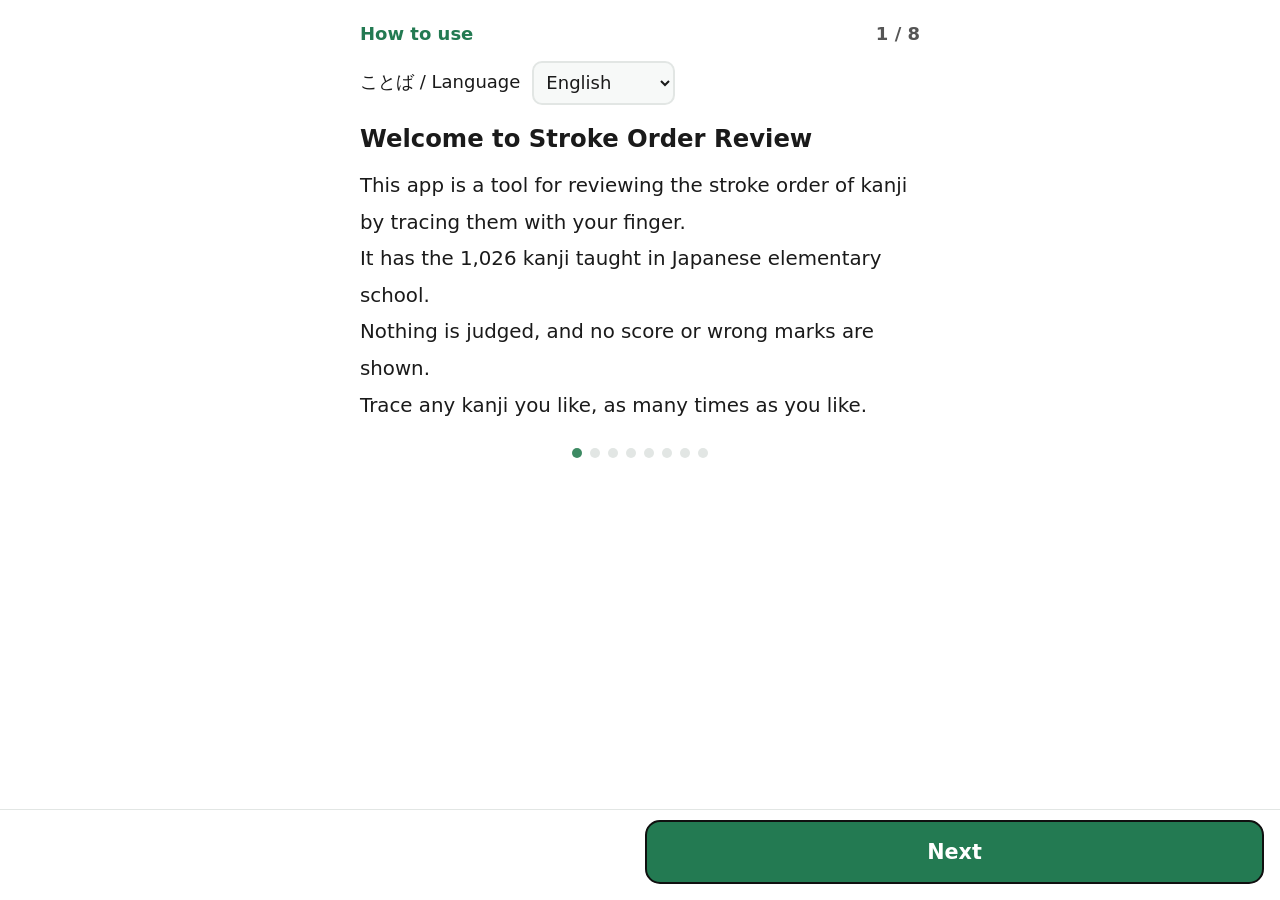
<file: index.html>
<!DOCTYPE html>
<html lang="ja">
<head>
<meta charset="UTF-8">
<meta name="viewport" content="width=device-width, initial-scale=1, viewport-fit=cover">
<meta name="theme-color" content="#2e9e6b">
<title>書き順のおさらい・そよぎ</title>
<meta name="description" content="漢字の書き順のなぞりと読み上げを、点数も失敗音も出さずに。今日の分だけ。端末内のみ・オフライン・登録なし。">
<link rel="manifest" href="manifest.json">
<link rel="icon" href="icons/icon-192.png">
<link rel="apple-touch-icon" href="icons/icon-192.png">
<link rel="stylesheet" href="style.css">
</head>
<body class="fs0">
<header id="hd">
  <div id="hd-title">書き順のおさらい・そよぎ</div>
  <div id="hd-right">
    <div id="lang-wrap">
      <span class="lang-label">Language</span>
      <select id="set-lang" aria-label="Language 言語">
        <option value="ja">日本語</option>
        <option value="en">English</option>
        <option value="de">Deutsch</option>
        <option value="fr">Français</option>
        <option value="es">Español</option>
        <option value="it">Italiano</option>
        <option value="pt">Português</option>
        <option value="nl">Nederlands</option>
        <option value="sv">Svenska</option>
        <option value="ko">한국어</option>
        <option value="zh">简体中文</option>
        <option value="ar">العربية</option>
      </select>
    </div>
  </div>
</header>

<main id="main">

  <!-- ホーム(screens/home.js が描く) -->
  <section id="scr-home" class="screen" data-scr="home"></section>

  <!-- なぞる字を えらぶ / なぞる(1字) / きょう やった字 -->
  <section id="scr-list" class="screen hidden" data-scr="list"></section>
  <section id="scr-trace" class="screen hidden" data-scr="trace"></section>
  <section id="scr-today" class="screen hidden" data-scr="today"></section>

  <!-- BUILDER: 画面を足すときは
       <section id="scr-<id>" class="screen hidden" data-scr="<id>"></section>
       を追加し、screens/<id>.js で window.SCREENS.register('<id>', { render(container, api){...} }) する。
       ナビは下の #navbar に <button id="nav-<id>" class="nav-btn" data-scr="<id>"></button> を足す(合計6個まで)。
       i18n.js の nav.<id> にラベルを入れる(ja と en の両方)。sw.js の ASSETS にも screens/<id>.js を足す。 -->

  <!-- せってい(共通シェル。文言は app.js の I18N_MAP が入れる) -->
  <section id="scr-set" class="screen hidden" data-scr="set">
    <h2 id="set-h-normal" class="sec-h"></h2>
    <div class="set-row"><span id="lbl-fs"></span><button id="btn-fs" class="set-btn"></button></div>
    <div class="set-row"><span id="lbl-theme"></span><button id="btn-theme" class="set-btn"></button></div>
    <div class="set-row"><span id="lbl-bgm"></span><button id="btn-bgm" class="set-btn"></button></div>
    <div class="set-row"><span id="lbl-sound"></span><button id="btn-sound" class="set-btn"></button></div>

    <!-- BUILDER: アプリ固有の設定行はここに足す(id は set-app-* で) -->
    <!-- 書き順データの出典: 文言は app.js の I18N_MAP(set.srcLabel / set.srcShare)。リンクと作者名はどの言語でも同じ -->
    <div id="set-app-rows">
      <!-- なぞる画面のお手本の太さ・濃さ・よみあげの速さ(各2段階・0.5.10)。文言は app.js の I18N_MAP と applyI18n、保存は pref.extra(traceW / traceInk / speakRate) -->
      <div class="set-row"><span id="set-app-lbl-mw"></span><button id="set-app-btn-mw" class="set-btn"></button></div>
      <div class="set-row"><span id="set-app-lbl-mi"></span><button id="set-app-btn-mi" class="set-btn"></button></div>
      <div class="set-row"><span id="set-app-lbl-sr"></span><button id="set-app-btn-sr" class="set-btn"></button></div>
      <p class="hint"><span id="set-src-label"></span> <bdi><a href="https://kanjivg.tagaini.net/" target="_blank" rel="noopener">KanjiVG</a> (Ulrich Apel, <a href="https://creativecommons.org/licenses/by-sa/3.0/" target="_blank" rel="noopener">CC BY-SA 3.0</a>)</bdi></p>
      <p id="set-src-share" class="hint"></p>
      <!-- 字の選び方・年ごとの分け方と、読みの出典(文言は app.js の I18N_MAP = set.srcGrade / set.srcReading・12言語) -->
      <p id="set-src-grade" class="hint"></p>
      <p id="set-src-reading" class="hint"></p>
    </div>

    <!-- はじめての つかいかた を もう一度(app.js openGuide・GUIDE_AGAIN=false なら隠す) -->
    <div id="set-guide-row" class="set-row"><span id="lbl-guide"></span><button id="btn-guide" class="set-btn"></button></div>

    <h2 id="set-h-backup" class="sec-h"></h2>
    <p id="bk-hint" class="hint"></p>
    <div class="bk-row">
      <button id="bk-export" class="set-btn"></button>
      <button id="bk-import" class="set-btn"></button>
    </div>
    <input id="bk-file" type="file" accept="application/json,.json" class="hidden">

    <p id="set-note" class="hint"></p>
    <p class="credit"><a id="link-privacy" href="privacy.html"></a></p>
    <p class="credit"><a id="about-credit" href="https://soudansoyogi.com/" target="_blank" rel="noopener"></a></p>
    <p id="about-ver" class="credit"></p>
  </section>

</main>

<nav id="navbar">
  <button id="nav-home" class="nav-btn active" data-scr="home"></button>
  <button id="nav-list" class="nav-btn" data-scr="list"></button>
  <button id="nav-today" class="nav-btn" data-scr="today"></button>
  <button id="nav-set" class="nav-btn" data-scr="set"></button>
</nav>

<div id="toast" class="toast" role="status" aria-live="polite"></div>

<script src="audio.js"></script>
<script src="tap.js"></script>
<script src="i18n.js"></script>
<script src="photo.js"></script>
<script src="data/kanji.js"></script>
<script src="screens/router.js"></script>
<script src="screens/home.js"></script>
<script src="screens/list.js"></script>
<script src="screens/trace.js"></script>
<script src="screens/today.js"></script>
<script src="app.js"></script>
</body>
</html>
</file>
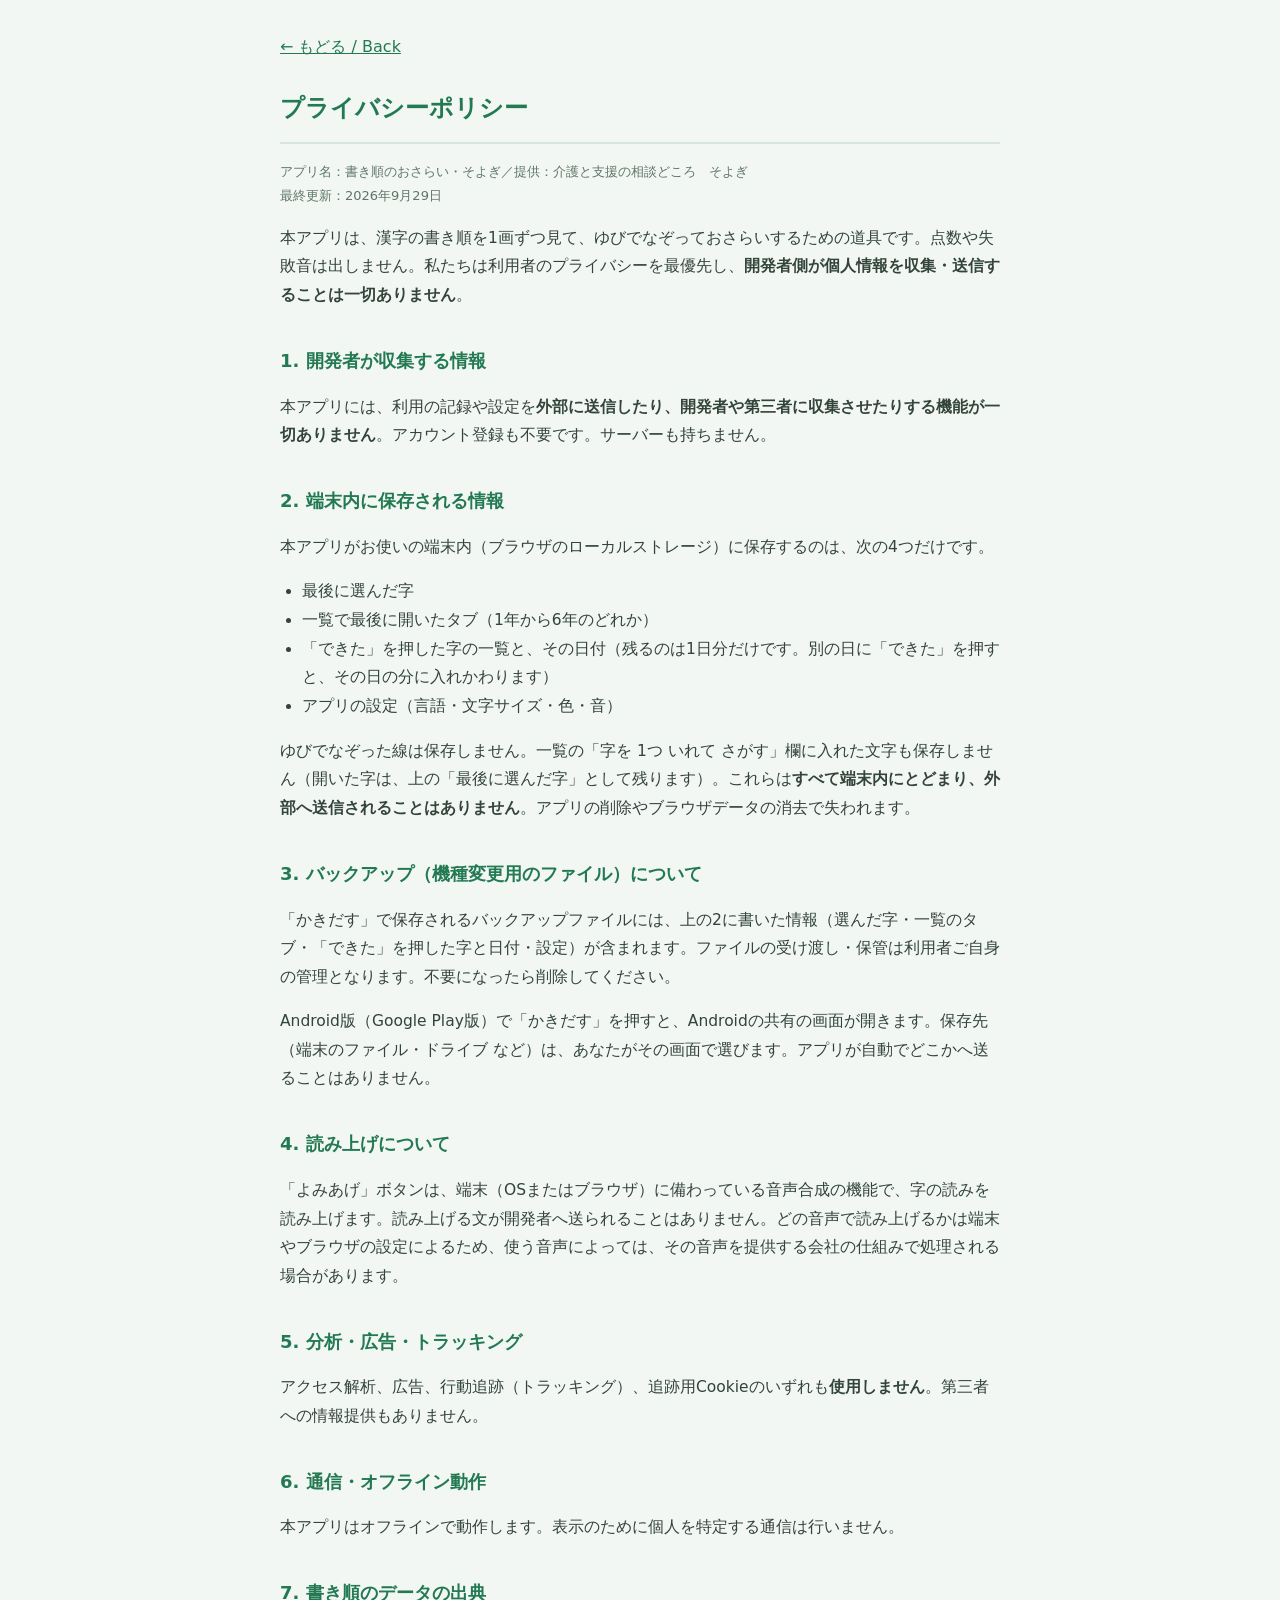
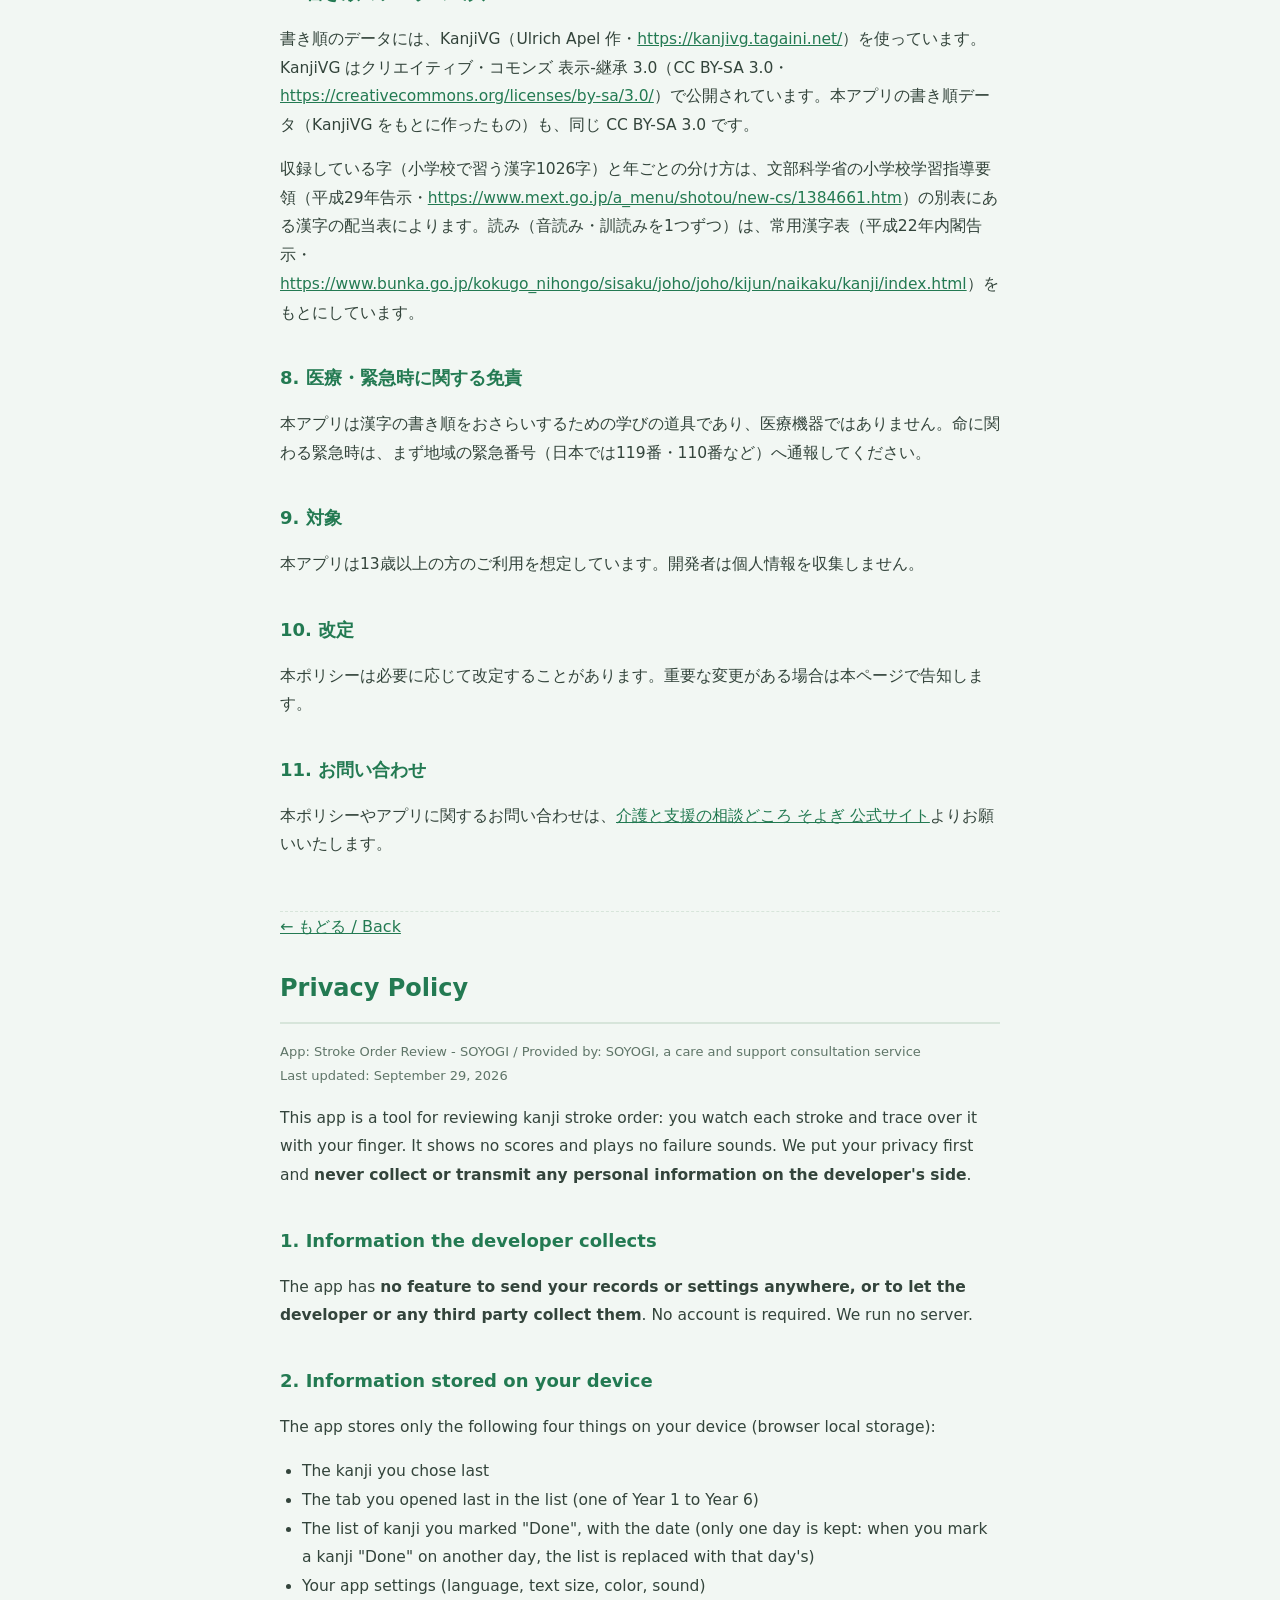
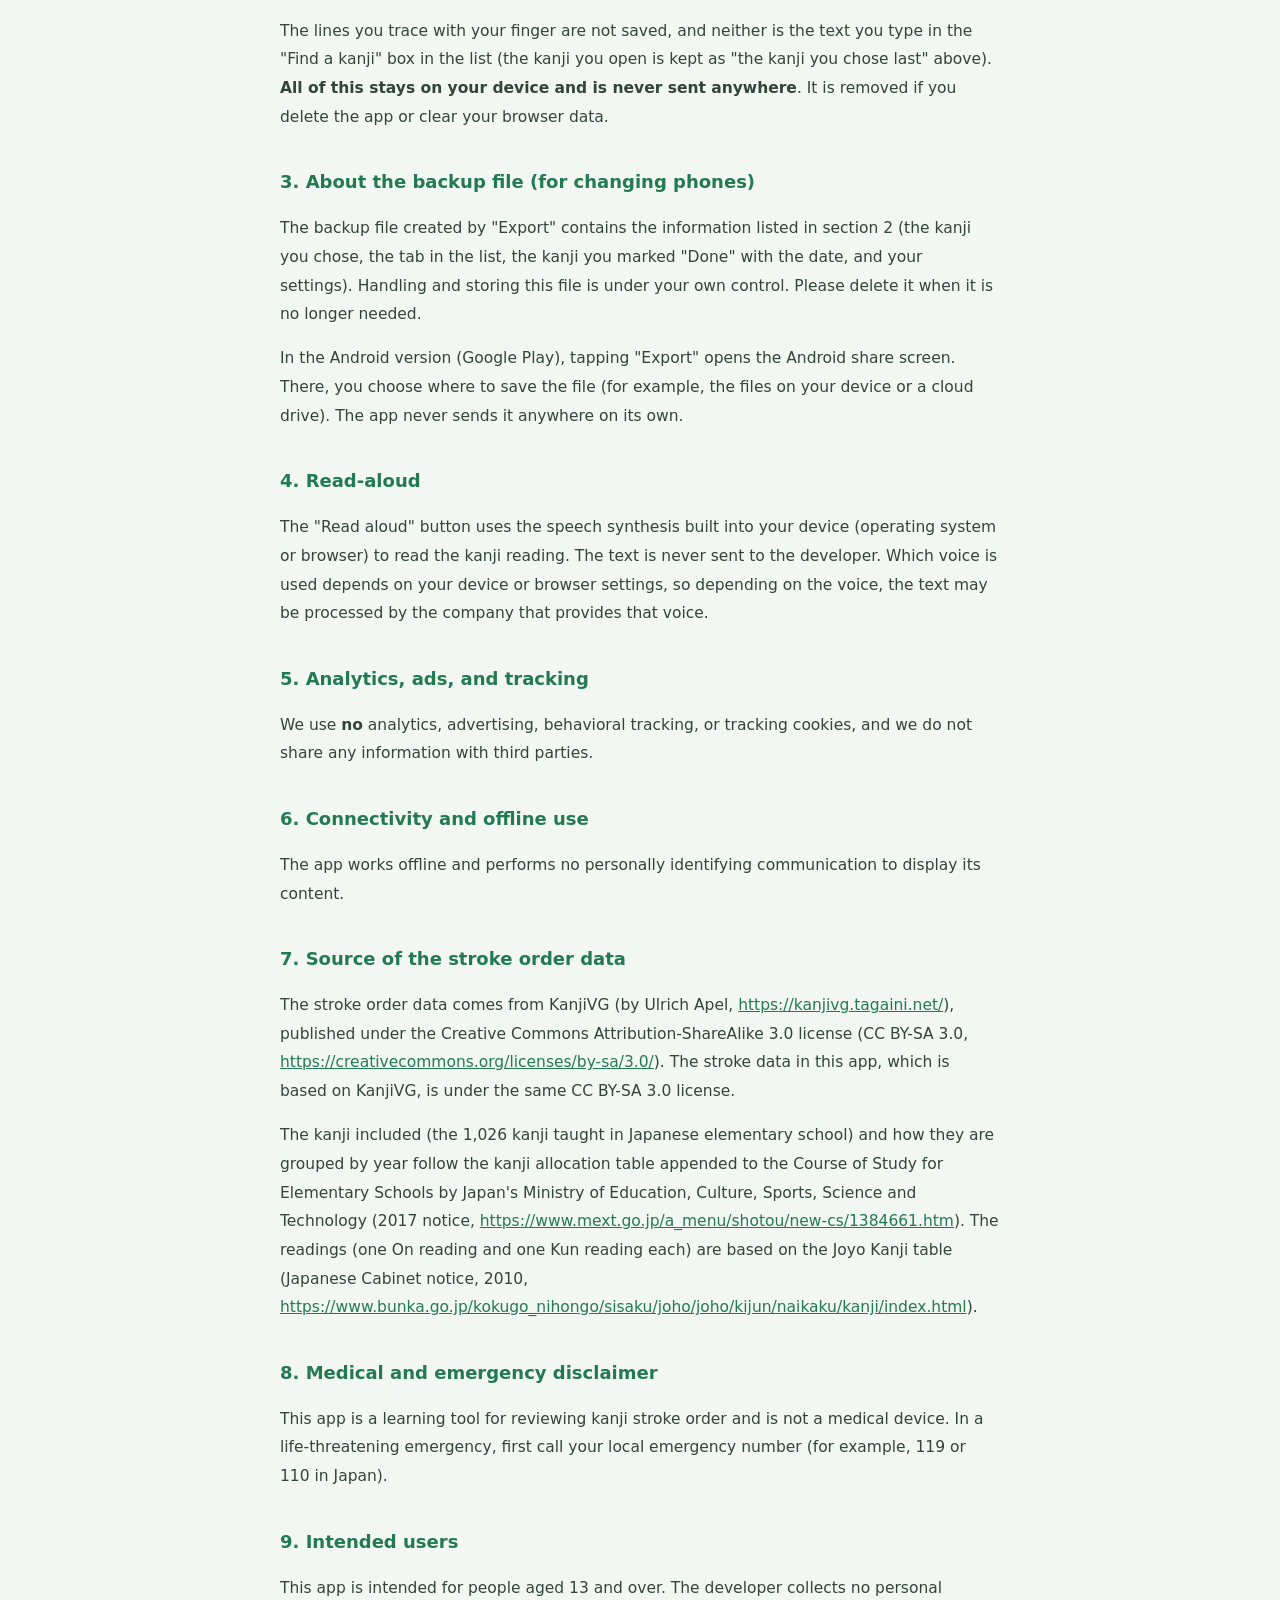
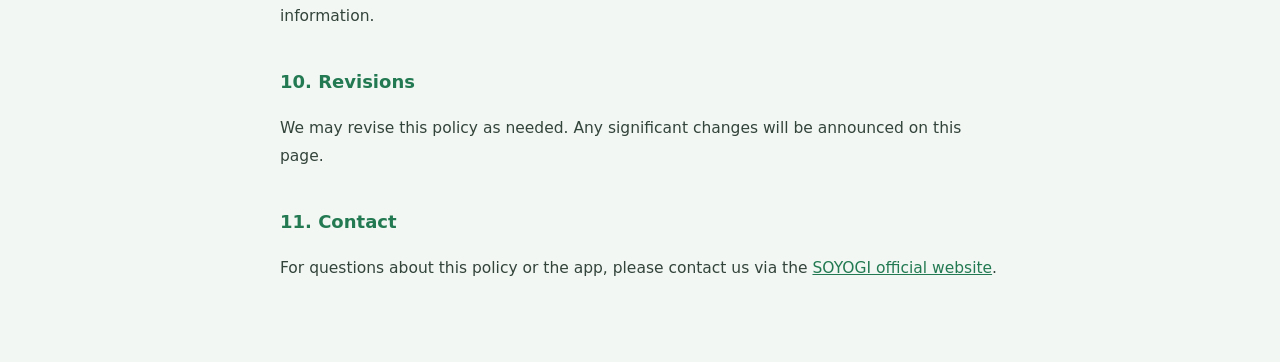
<file: privacy.html>
<!DOCTYPE html>
<html lang="ja">
<head>
<meta charset="UTF-8">
<meta name="viewport" content="width=device-width, initial-scale=1.0">
<meta name="theme-color" content="#2e9e6b">
<title>プライバシーポリシー｜書き順のおさらい・そよぎ</title>
<link rel="icon" href="icons/icon-192.png">
<style>
  :root{ --brand:#237a52; --ink:#33443b; --soft:#5f7568; --line:#d7e5da; --bg:#f2f7f3; }
  *{box-sizing:border-box;}
  body{ margin:0; background:var(--bg); color:var(--ink); font-family:"Hiragino Kaku Gothic ProN","Yu Gothic UI","Noto Sans JP","Segoe UI",system-ui,sans-serif; line-height:1.85; }
  main{ max-width:760px; margin:0 auto; padding:32px 20px 64px; }
  h1{ font-size:24px; color:var(--brand); border-bottom:2px solid var(--line); padding-bottom:12px; }
  h2{ font-size:18px; color:var(--brand); margin-top:34px; }
  p,li{ font-size:15.5px; }
  ul{ padding-left:22px; }
  .meta{ color:var(--soft); font-size:13px; }
  .back{ display:inline-block; margin-bottom:8px; color:var(--brand); }
  .lang-sep{ margin:52px 0 0; border:0; border-top:1px dashed var(--line); }
  a{ color:var(--brand); overflow-wrap:anywhere; }
</style>
</head>
<body>
<main>
  <a class="back" href="./">← もどる / Back</a>
  <h1>プライバシーポリシー</h1>
  <p class="meta">アプリ名：書き順のおさらい・そよぎ／提供：介護と支援の相談どころ　そよぎ<br>最終更新：2026年9月29日</p>

  <p>本アプリは、漢字の書き順を1画ずつ見て、ゆびでなぞっておさらいするための道具です。点数や失敗音は出しません。私たちは利用者のプライバシーを最優先し、<strong>開発者側が個人情報を収集・送信することは一切ありません</strong>。</p>

  <h2>1. 開発者が収集する情報</h2>
  <p>本アプリには、利用の記録や設定を<strong>外部に送信したり、開発者や第三者に収集させたりする機能が一切ありません</strong>。アカウント登録も不要です。サーバーも持ちません。</p>

  <h2>2. 端末内に保存される情報</h2>
  <p>本アプリがお使いの端末内（ブラウザのローカルストレージ）に保存するのは、次の4つだけです。</p>
  <ul>
    <li>最後に選んだ字</li>
    <li>一覧で最後に開いたタブ（1年から6年のどれか）</li>
    <li>「できた」を押した字の一覧と、その日付（残るのは1日分だけです。別の日に「できた」を押すと、その日の分に入れかわります）</li>
    <li>アプリの設定（言語・文字サイズ・色・音）</li>
  </ul>
  <p>ゆびでなぞった線は保存しません。一覧の「字を 1つ いれて さがす」欄に入れた文字も保存しません（開いた字は、上の「最後に選んだ字」として残ります）。これらは<strong>すべて端末内にとどまり、外部へ送信されることはありません</strong>。アプリの削除やブラウザデータの消去で失われます。</p>

  <h2>3. バックアップ（機種変更用のファイル）について</h2>
  <p>「かきだす」で保存されるバックアップファイルには、上の2に書いた情報（選んだ字・一覧のタブ・「できた」を押した字と日付・設定）が含まれます。ファイルの受け渡し・保管は利用者ご自身の管理となります。不要になったら削除してください。</p>
  <p>Android版（Google Play版）で「かきだす」を押すと、Androidの共有の画面が開きます。保存先（端末のファイル・ドライブ など）は、あなたがその画面で選びます。アプリが自動でどこかへ送ることはありません。</p>

  <h2>4. 読み上げについて</h2>
  <p>「よみあげ」ボタンは、端末（OSまたはブラウザ）に備わっている音声合成の機能で、字の読みを読み上げます。読み上げる文が開発者へ送られることはありません。どの音声で読み上げるかは端末やブラウザの設定によるため、使う音声によっては、その音声を提供する会社の仕組みで処理される場合があります。</p>

  <h2>5. 分析・広告・トラッキング</h2>
  <p>アクセス解析、広告、行動追跡（トラッキング）、追跡用Cookieのいずれも<strong>使用しません</strong>。第三者への情報提供もありません。</p>

  <h2>6. 通信・オフライン動作</h2>
  <p>本アプリはオフラインで動作します。表示のために個人を特定する通信は行いません。</p>

  <h2>7. 書き順のデータの出典</h2>
  <p>書き順のデータには、KanjiVG（Ulrich Apel 作・<a href="https://kanjivg.tagaini.net/" target="_blank" rel="noopener noreferrer">https://kanjivg.tagaini.net/</a>）を使っています。KanjiVG はクリエイティブ・コモンズ 表示-継承 3.0（CC BY-SA 3.0・<a href="https://creativecommons.org/licenses/by-sa/3.0/" target="_blank" rel="noopener noreferrer">https://creativecommons.org/licenses/by-sa/3.0/</a>）で公開されています。本アプリの書き順データ（KanjiVG をもとに作ったもの）も、同じ CC BY-SA 3.0 です。</p>
  <p>収録している字（小学校で習う漢字1026字）と年ごとの分け方は、文部科学省の小学校学習指導要領（平成29年告示・<a href="https://www.mext.go.jp/a_menu/shotou/new-cs/1384661.htm" target="_blank" rel="noopener noreferrer">https://www.mext.go.jp/a_menu/shotou/new-cs/1384661.htm</a>）の別表にある漢字の配当表によります。読み（音読み・訓読みを1つずつ）は、常用漢字表（平成22年内閣告示・<a href="https://www.bunka.go.jp/kokugo_nihongo/sisaku/joho/joho/kijun/naikaku/kanji/index.html" target="_blank" rel="noopener noreferrer">https://www.bunka.go.jp/kokugo_nihongo/sisaku/joho/joho/kijun/naikaku/kanji/index.html</a>）をもとにしています。</p>

  <h2>8. 医療・緊急時に関する免責</h2>
  <p>本アプリは漢字の書き順をおさらいするための学びの道具であり、医療機器ではありません。命に関わる緊急時は、まず地域の緊急番号（日本では119番・110番など）へ通報してください。</p>

  <h2>9. 対象</h2>
  <p>本アプリは13歳以上の方のご利用を想定しています。開発者は個人情報を収集しません。</p>

  <h2>10. 改定</h2>
  <p>本ポリシーは必要に応じて改定することがあります。重要な変更がある場合は本ページで告知します。</p>

  <h2>11. お問い合わせ</h2>
  <p>本ポリシーやアプリに関するお問い合わせは、<a href="https://soudansoyogi.com/" target="_blank" rel="noopener noreferrer">介護と支援の相談どころ そよぎ 公式サイト</a>よりお願いいたします。</p>

  <hr class="lang-sep">

  <a class="back" href="./">← もどる / Back</a>
  <h1>Privacy Policy</h1>
  <p class="meta">App: Stroke Order Review - SOYOGI / Provided by: SOYOGI, a care and support consultation service<br>Last updated: September 29, 2026</p>

  <p>This app is a tool for reviewing kanji stroke order: you watch each stroke and trace over it with your finger. It shows no scores and plays no failure sounds. We put your privacy first and <strong>never collect or transmit any personal information on the developer's side</strong>.</p>

  <h2>1. Information the developer collects</h2>
  <p>The app has <strong>no feature to send your records or settings anywhere, or to let the developer or any third party collect them</strong>. No account is required. We run no server.</p>

  <h2>2. Information stored on your device</h2>
  <p>The app stores only the following four things on your device (browser local storage):</p>
  <ul>
    <li>The kanji you chose last</li>
    <li>The tab you opened last in the list (one of Year 1 to Year 6)</li>
    <li>The list of kanji you marked "Done", with the date (only one day is kept: when you mark a kanji "Done" on another day, the list is replaced with that day's)</li>
    <li>Your app settings (language, text size, color, sound)</li>
  </ul>
  <p>The lines you trace with your finger are not saved, and neither is the text you type in the "Find a kanji" box in the list (the kanji you open is kept as "the kanji you chose last" above). <strong>All of this stays on your device and is never sent anywhere</strong>. It is removed if you delete the app or clear your browser data.</p>

  <h2>3. About the backup file (for changing phones)</h2>
  <p>The backup file created by "Export" contains the information listed in section 2 (the kanji you chose, the tab in the list, the kanji you marked "Done" with the date, and your settings). Handling and storing this file is under your own control. Please delete it when it is no longer needed.</p>
  <p>In the Android version (Google Play), tapping "Export" opens the Android share screen. There, you choose where to save the file (for example, the files on your device or a cloud drive). The app never sends it anywhere on its own.</p>

  <h2>4. Read-aloud</h2>
  <p>The "Read aloud" button uses the speech synthesis built into your device (operating system or browser) to read the kanji reading. The text is never sent to the developer. Which voice is used depends on your device or browser settings, so depending on the voice, the text may be processed by the company that provides that voice.</p>

  <h2>5. Analytics, ads, and tracking</h2>
  <p>We use <strong>no</strong> analytics, advertising, behavioral tracking, or tracking cookies, and we do not share any information with third parties.</p>

  <h2>6. Connectivity and offline use</h2>
  <p>The app works offline and performs no personally identifying communication to display its content.</p>

  <h2>7. Source of the stroke order data</h2>
  <p>The stroke order data comes from KanjiVG (by Ulrich Apel, <a href="https://kanjivg.tagaini.net/" target="_blank" rel="noopener noreferrer">https://kanjivg.tagaini.net/</a>), published under the Creative Commons Attribution-ShareAlike 3.0 license (CC BY-SA 3.0, <a href="https://creativecommons.org/licenses/by-sa/3.0/" target="_blank" rel="noopener noreferrer">https://creativecommons.org/licenses/by-sa/3.0/</a>). The stroke data in this app, which is based on KanjiVG, is under the same CC BY-SA 3.0 license.</p>
  <p>The kanji included (the 1,026 kanji taught in Japanese elementary school) and how they are grouped by year follow the kanji allocation table appended to the Course of Study for Elementary Schools by Japan's Ministry of Education, Culture, Sports, Science and Technology (2017 notice, <a href="https://www.mext.go.jp/a_menu/shotou/new-cs/1384661.htm" target="_blank" rel="noopener noreferrer">https://www.mext.go.jp/a_menu/shotou/new-cs/1384661.htm</a>). The readings (one On reading and one Kun reading each) are based on the Joyo Kanji table (Japanese Cabinet notice, 2010, <a href="https://www.bunka.go.jp/kokugo_nihongo/sisaku/joho/joho/kijun/naikaku/kanji/index.html" target="_blank" rel="noopener noreferrer">https://www.bunka.go.jp/kokugo_nihongo/sisaku/joho/joho/kijun/naikaku/kanji/index.html</a>).</p>

  <h2>8. Medical and emergency disclaimer</h2>
  <p>This app is a learning tool for reviewing kanji stroke order and is not a medical device. In a life-threatening emergency, first call your local emergency number (for example, 119 or 110 in Japan).</p>

  <h2>9. Intended users</h2>
  <p>This app is intended for people aged 13 and over. The developer collects no personal information.</p>

  <h2>10. Revisions</h2>
  <p>We may revise this policy as needed. Any significant changes will be announced on this page.</p>

  <h2>11. Contact</h2>
  <p>For questions about this policy or the app, please contact us via the <a href="https://soudansoyogi.com/" target="_blank" rel="noopener noreferrer">SOYOGI official website</a>.</p>
</main>
</body>
</html>
</file>
<file: style.css>
/* 書き順のおさらい・そよぎ スタイル(そよぎアプリ・キット v1)
   ・そよぎブランド4色(明るい緑/水色/白/黒) = 4テーマ(body data-theme)
   ・シェルは縦フレックス(ヘッダー=上固定 / #main=スクロール / ナビ=下固定)。100dvh・特大文字でも下端まで届く
   ・大人の尊厳を保つ落ち着いたトーン。機能色のみ。でか文字・大ボタン(44px以上)・.pressing の沈み込み(tap.js連動)
   ・targetSdk36(エッジtoエッジ)のため上下左右に env(safe-area-inset-*)。画面の上下端に余白を持つ */
:root{
  --brand:#2e9e6b;
  --bg:#f2f7f3;
  --ink:#1a1a1a;
  --card:#ffffff;
  --line:#d7e5da;
  --sub:#555;
  --alert:#d43f3f;
  --ok:#2e9e6b;
}
body[data-theme="aqua"]{ --brand:#2b8fb5; --bg:#eff7fa; --line:#cfe5ee; }
body[data-theme="white"]{ --brand:#3d8a63; --bg:#ffffff; --card:#f7f9f8; --line:#e2e6e4; }
body[data-theme="dark"]{
  --brand:#43c08a; --bg:#191d1b; --card:#242a27; --ink:#f2f2f2; --line:#3a423e; --sub:#b5bdb8;
}

*{ box-sizing:border-box; -webkit-tap-highlight-color:transparent; }
html,body{ margin:0; }
body{
  font-family:"Hiragino Sans","Yu Gothic UI","Noto Sans JP",system-ui,sans-serif;
  background:var(--bg); color:var(--ink);
  line-height:1.6;
  height:100vh; height:100dvh;
  display:flex; flex-direction:column;
  overflow:hidden;
  -webkit-touch-callout:none;
}
body.fs0{ font-size:18px; }
body.fs1{ font-size:21px; }
body.fs2{ font-size:25px; }

/* ======== ヘッダー(chromeは固定19px=fs2でも肥大させない) ======== */
header#hd{
  background:var(--brand); color:#fff;
  padding:calc(20px + env(safe-area-inset-top)) max(16px, env(safe-area-inset-right)) 12px max(16px, env(safe-area-inset-left));
  font-weight:700; font-size:19px;
  display:flex; align-items:center; justify-content:space-between; gap:14px;
  flex-shrink:0; overflow:hidden;
  min-height:calc(80px + env(safe-area-inset-top));
}
#hd-title{ flex:1; min-width:2.5em; overflow:hidden; text-overflow:ellipsis; white-space:nowrap; }
#hd-right{ display:flex; align-items:flex-end; gap:14px; flex-shrink:0; }
#lang-wrap{ display:flex; flex-direction:column; align-items:center; gap:3px; flex-shrink:0; }
.lang-label{ font-size:.55em; font-weight:700; color:#fff; line-height:1; letter-spacing:.02em; }
#hd #set-lang{
  min-height:44px; font-size:.95em; font-family:inherit;
  border:none; border-radius:8px; padding:2px 6px;
  background:#fff; color:#1a1a1a;
}
.hd-btn{
  min-height:44px; min-width:44px; padding:0 10px;
  border:none; border-radius:8px; background:rgba(255,255,255,.22); color:#fff;
  font-size:1em; font-family:inherit; font-weight:700;
}

/* ======== 本文(ここだけスクロール) ======== */
#main{
  flex:1 1 auto; min-height:0; overflow-y:auto;
  -webkit-overflow-scrolling:touch;
  width:100%; max-width:680px; margin:0 auto;
  padding:16px max(16px, env(safe-area-inset-right)) 24px max(16px, env(safe-area-inset-left));
}
.screen.hidden, .hidden, [hidden]{ display:none !important; }
.scr-title{ font-size:1.3em; margin:0 0 10px; }
.sec-h{ font-size:1.05em; margin:24px 0 8px; }
.hint{ color:var(--sub); font-size:.92em; }
.note{
  background:var(--card); border:1.5px solid var(--brand); border-radius:10px;
  padding:10px 12px; color:var(--ink); font-size:.95em; margin:0 0 10px;
}
.tagline{ font-weight:700; margin:4px 0 14px; }

/* ======== 共通部品 ======== */
.big-btn{
  display:flex; align-items:center; gap:16px; width:100%; font-size:1em;
  min-height:76px; padding:14px 20px; margin:0 0 14px;
  border:2px solid var(--brand); background:var(--card); color:var(--ink);
  border-radius:18px; font-family:inherit; text-align:left;
}
.big-btn .ico{ font-size:1.9em; line-height:1; flex:none; width:1.5em; text-align:center; }
.big-btn .lbl{ font-size:1.2em; font-weight:700; }
.big-btn.primary{ background:var(--brand); color:#fff; }
.big-btn.alert{ border-color:var(--alert); }
.big-btn.huge{ min-height:40vh; min-height:40dvh; justify-content:center; text-align:center; font-size:1.3em; }
.grid2{ display:grid; grid-template-columns:1fr 1fr; gap:12px; }
.grid2 .big-btn{ flex-direction:column; justify-content:center; text-align:center; margin:0; min-height:120px; }
.card{
  background:var(--card); border:2px solid var(--line); border-radius:16px;
  padding:12px 14px; margin:0 0 12px;
}
.card.tappable{ border-color:var(--brand); }
.row{ display:flex; align-items:center; gap:10px; }
.row.between{ justify-content:space-between; }
.btn{
  min-height:52px; min-width:52px; padding:0 18px;
  display:inline-flex; align-items:center; justify-content:center; gap:8px;
  border:2px solid var(--line); background:var(--card); color:var(--ink);
  border-radius:14px; font-family:inherit; font-size:1em; font-weight:700;
}
.btn.primary{ border-color:var(--brand); background:var(--brand); color:#fff; }
.btn.danger{ border-color:#cc3b30; color:#cc3b30; }
body[data-theme="dark"] .btn.danger{ border-color:#ef9a9a; color:#ef9a9a; }
.btn.wide{ width:100%; }
.btn-row{ display:flex; gap:10px; flex-wrap:wrap; margin:10px 0; }
.btn-row .btn{ flex:1; }
.field{ margin:12px 0; }
.field label{ display:block; font-weight:700; margin:0 0 4px; }
.field input[type="text"], .field input[type="number"], .field input[type="date"], .field input[type="time"], .field textarea, .field select{
  width:100%; font-size:1em; font-family:inherit;
  padding:10px; border:2px solid var(--line); border-radius:10px;
  background:var(--card); color:var(--ink);
}
.field textarea{ resize:vertical; min-height:2.6em; }
.list{ margin:0; padding:0; list-style:none; }
.list li{
  background:var(--card); border:2px solid var(--line); border-radius:12px;
  padding:10px 12px; margin:0 0 8px; min-height:52px;
  display:flex; align-items:center; gap:10px;
}
.list li .grow{ flex:1; min-width:0; overflow-wrap:anywhere; }
.chips{ display:flex; flex-wrap:wrap; gap:8px; }
.chip{
  min-height:44px; padding:6px 14px; border-radius:999px;
  border:2px solid var(--line); background:var(--card); color:var(--ink);
  font-family:inherit; font-size:.95em; font-weight:700;
}
.chip.on{ border-color:var(--brand); background:var(--brand); color:#fff; }
.empty{ color:var(--sub); text-align:center; padding:20px 8px; }
.photo-thumb{ width:64px; height:64px; object-fit:cover; border-radius:10px; background:var(--bg); flex:none; }
.photo-big{ width:100%; max-width:min(90vw,420px); aspect-ratio:1/1; object-fit:contain; border-radius:16px; background:var(--card); border:2px solid var(--line); display:block; margin:0 auto; }

/* ======== でか文字・見せる(全画面) ======== */
.ov{
  position:fixed; inset:0; z-index:300; background:var(--bg); color:var(--ink);
  overflow-y:auto; -webkit-overflow-scrolling:touch;
  padding:calc(20px + env(safe-area-inset-top)) max(16px, env(safe-area-inset-right))
          calc(96px + env(safe-area-inset-bottom)) max(16px, env(safe-area-inset-left));
}
.ov.show-white{ background:#fff; color:#1a1a1a; }
.ov.show-black{ background:#000; color:#fff; }
.ov-close{
  position:fixed; min-height:64px; z-index:301;
  bottom:calc(16px + env(safe-area-inset-bottom));
  left:max(16px, env(safe-area-inset-left)); right:max(16px, env(safe-area-inset-right));
  background:var(--brand); color:#fff; border:none; border-radius:12px;
  font-size:1.2em; font-weight:700; font-family:inherit;
}
.show-head{ font-size:1.3em; font-weight:800; border:3px solid var(--brand); border-radius:12px; padding:12px; text-align:center; }
.show-block{ margin-top:18px; }
.show-label{ font-size:.9em; color:var(--sub); font-weight:700; }
.show-value{ font-size:1.9em; font-weight:800; line-height:1.35; background:var(--card); border-radius:10px; padding:10px 12px; overflow-wrap:anywhere; }
.step-text{ font-size:2em; font-weight:800; line-height:1.4; text-align:center; margin:12vh 0 24px; overflow-wrap:anywhere; }
.call-btn{
  display:block; margin-top:10px; min-height:64px; line-height:64px;
  background:#2e9e6b; color:#fff; text-align:center;
  font-size:1.3em; font-weight:800; border-radius:12px; text-decoration:none;
}

/* ======== せってい ======== */
.set-row{
  display:flex; justify-content:space-between; align-items:center;
  min-height:56px; gap:12px; border-bottom:1px solid var(--line);
}
.set-btn{
  min-width:120px; min-height:48px; font-size:1em; font-family:inherit;
  border:2px solid var(--brand); background:var(--card); color:var(--ink);
  border-radius:10px;
}
select{ min-height:48px; font-size:1em; font-family:inherit; }
.bk-row{ display:flex; gap:12px; }
.bk-row .set-btn{ flex:1; }
input[type="file"].hidden{ display:none; }
.credit{ color:var(--sub); margin-top:20px; text-align:center; }
.credit a{ color:var(--brand); text-decoration:underline; display:inline-block; padding:8px 4px; }

/* ======== ナビ(下固定・最大6) ======== */
#navbar{
  flex-shrink:0; display:flex;
  background:var(--card); border-top:2px solid var(--line);
  padding-bottom:max(6px, env(safe-area-inset-bottom));
  padding-left:env(safe-area-inset-left); padding-right:env(safe-area-inset-right);
}
.nav-btn{
  flex:1; min-height:64px; min-width:44px; border:none; background:none;
  font-size:clamp(12px, 3.6vw, 16px); line-height:1.25; word-break:keep-all; font-weight:700; font-family:inherit; color:var(--sub);
  border-top:4px solid transparent; padding:4px 2px;
}
.nav-btn.active{ color:var(--brand); border-top-color:var(--brand); }
.nav-btn.hidden{ display:none; }

/* tap.js の押下フィードバック */
.pressing{ transform:scale(.97); filter:brightness(.92); }

/* アプリの中の確かめの窓(app.js askBox・Play版だけ・2026-09-29)。重ねた画面・写真の切りとりより上、トーストより下 */
.ov.ask-ov{
  z-index:360; background:rgba(0,0,0,.55); display:flex; align-items:center; justify-content:center;
  padding:calc(16px + env(safe-area-inset-top)) max(16px, env(safe-area-inset-right))
          calc(16px + env(safe-area-inset-bottom)) max(16px, env(safe-area-inset-left));
}
.ask-box{ background:var(--card); color:var(--ink); border:2px solid var(--line); border-radius:16px; padding:20px 16px 16px; width:min(100%, 460px); max-height:100%; overflow-y:auto; }
.ask-msg{ font-size:1.15em; font-weight:700; line-height:1.55; margin:0 0 18px; word-break:keep-all; overflow-wrap:anywhere; white-space:pre-wrap; }   /* 分かち書きの空白で折る(語の途中で切らない) */
.ask-row{ display:flex; flex-wrap:wrap; gap:10px; }
.ask-row .btn{ flex:1 1 7em; min-height:56px; font-size:1.1em; }

/* トースト */
.toast{
  position:fixed; bottom:calc(96px + env(safe-area-inset-bottom)); left:50%; transform:translateX(-50%);
  background:#333; color:#fff; padding:10px 18px; border-radius:999px;
  opacity:0; transition:opacity .25s; pointer-events:none; z-index:400; max-width:88%;
  width:max-content;   /* left:50% だけだと幅が画面の半分に縮んで短い文でも折り返す */
}
.toast.show{ opacity:1; }

/* ======== 写真の取り込みとトリミング(photo.js) ======== */
.photo-ov{
  position:fixed; inset:0; z-index:350; background:var(--bg); color:var(--ink);
  display:flex; flex-direction:column; align-items:center; overflow-y:auto;
  padding:calc(20px + env(safe-area-inset-top)) 16px calc(24px + env(safe-area-inset-bottom));
}
.photo-ov-title{ font-size:1.18em; font-weight:700; margin:0 0 6px; text-align:center; }
.photo-ov-hint{ color:var(--sub); font-size:.92em; text-align:center; margin:0 0 14px; max-width:22em; }
.photo-crop-canvas{
  width:min(80vw,300px); height:min(80vw,300px); max-width:300px; max-height:300px;
  border-radius:12px; border:2px solid var(--brand); background:#000; touch-action:none; display:block;
}
.photo-dpad{ display:grid; grid-template-columns:repeat(3,52px); grid-template-rows:repeat(3,52px); gap:6px; margin:14px 0 6px; justify-content:center; }
.photo-nudge{ min-width:52px; min-height:52px; border:2px solid var(--line); background:var(--card); color:var(--ink); border-radius:12px; font-size:1.2em; font-family:inherit; }
.photo-nudge.spacer{ border:none; background:none; }
.photo-zoom-row{ display:flex; align-items:center; gap:10px; width:100%; max-width:340px; margin:8px 0 2px; }
.photo-zoom-row input[type="range"]{ flex:1; min-height:44px; accent-color:var(--brand); }
.photo-row{ display:flex; gap:12px; justify-content:center; flex-wrap:wrap; width:100%; max-width:420px; margin-top:12px; }
.photo-file{ display:none; }

/* ======== 書き順のおさらい: 漢字の一覧・なぞり(アプリ固有) ======== */
.kanji-grid{ display:grid; grid-template-columns:repeat(auto-fill, minmax(64px, 1fr)); gap:10px; margin:8px 0 16px; }
.kanji-btn{
  position:relative;
  min-height:64px; font-size:1.7em; font-weight:700; font-family:inherit; line-height:1;
  border:2px solid var(--line); background:var(--card); color:var(--ink); border-radius:14px;
}
.kanji-btn.done{ border-color:var(--brand); }
/* 一覧: きょう なぞった字は枠の色だけでなく小さな ✓ でも示す(色が見分けにくい人向け。点数・件数は出さない) */
#scr-list .kanji-btn.done::after{
  content:'✓'; position:absolute; top:3px; inset-inline-end:3px;
  width:1.5em; height:1.5em; border-radius:50%; display:grid; place-items:center;
  font-size:.38em; line-height:1; font-weight:700; background:var(--brand); color:#fff;
}
.trace-head{ display:flex; align-items:center; gap:16px; margin:0 0 6px; }
.trace-char{ font-size:3.4em; font-weight:700; line-height:1; flex:none; min-width:1.2em; text-align:center; }
.trace-readings{ display:flex; flex-direction:column; gap:6px; min-width:0; }
.reading{ font-weight:700; overflow-wrap:anywhere; }
.trace-stroke{ font-weight:700; margin:6px 0; }
.trace-stage{
  --grid:var(--line);
  position:relative; width:min(100%, 300px); aspect-ratio:1/1; margin:0 auto 8px;
  background:#fff; border:2px solid var(--line); border-radius:16px; overflow:hidden;
  background-image:linear-gradient(var(--grid) 1px, transparent 1px), linear-gradient(90deg, var(--grid) 1px, transparent 1px);
  background-size:50% 50%; background-position:-1px -1px;
}
/* 台はどのテーマでも白地。くろテーマの --line(濃い灰)だとマス目がお手本の薄い線より目立つので、薄い色に固定 */
body[data-theme="dark"] .trace-stage{ --grid:#e2e6e4; }
.trace-svg, .trace-canvas{ position:absolute; inset:0; width:100%; height:100%; display:block; }
.trace-svg path{ stroke-width:4.5; }
.trace-svg .st-todo{ stroke:#d9dfdb; }
.trace-svg .st-done{ stroke:#a9bfb3; }
/* お手本の今の画・ゆびの線(trace.js が --trace-ink を読む)。台は白地なので、くろテーマの明るい緑(#43c08a・白地に約2.3:1)は使わず濃い緑に(2026-10-30) */
body{ --trace-ink:var(--brand); }
body[data-theme="dark"]{ --trace-ink:#237a52; }
.trace-svg .st-cur{ stroke:var(--trace-ink); stroke-width:5.5; }
.trace-svg .st-dot{ fill:var(--trace-ink); opacity:.8; }
.trace-canvas{ touch-action:none; cursor:crosshair; }
.btn-row .btn.hidden{ display:none !important; }
.btn:disabled{ opacity:.45; }
/* 幅360・とても大きい: 左右の余白を少し詰める。日本語・韓国語は語の途中で折らず、分かち書きの空白で折る
   (overflow-wrap:anywhere は全言語で語の途中の改行を増やすので使わない。はみ出した長い語は訳文を短くした) */
.btn-row .btn{ padding-left:12px; padding-right:12px; }
html:lang(ja) .btn-row .btn, html:lang(ko) .btn-row .btn{ word-break:keep-all; }
/* できた のあとの一文(トーストの代わり。ボタンに重ならない) */
.trace-done-msg{ font-weight:700; margin:12px 0 0; }
/* せっていの出典リンク: どのテーマでも読める色・押せる高さ44px以上 */
.hint a{ color:var(--ink); text-decoration:underline; display:inline-block; padding:10px 2px; }

/* ======== 緑の上の文字と、文字用の緑(2026-09-29 点検の直し moji-16 / 8本共通 A・B) ========
   ・--on-brand = 緑の上の文字色。くろは緑が明るい(#43c08a)ので白い文字だと 2.3:1 しかない → 濃い緑の文字(7.2:1)
   ・--hd-btn-bg = ヘッダーのボタンの地(半透明の白をやめ、どのテーマでも 4.5:1 以上になる色)
   ・--brand-ink = 文字を載せる緑(ヘッダーの地・主ボタン・chip.on・一覧の ✓ など)と、緑を文字色に使う所(下ナビの選択中・リンク)。
     みどり・しろ #237a52 / みずいろ #1f6f8f / くろ = --brand(字は --on-brand の濃い色)。
     枠・線・飾りは --brand のまま(塗りのボタンの枠だけは地と同じ色にそろえる)。なぞりの台のお手本の線・ゆびの線は --trace-ink(くろ だけ濃い緑・2026-10-30) */
:root{ --on-brand:#fff; --hd-btn-bg:rgba(0,0,0,.28); --brand-ink:#237a52; }
body[data-theme="aqua"]{ --brand-ink:#1f6f8f; }
body[data-theme="white"]{ --brand-ink:#237a52; }
body[data-theme="dark"]{ --on-brand:#10231a; --hd-btn-bg:rgba(255,255,255,.35); --brand-ink:var(--brand); }
header#hd{ background:var(--brand-ink); }
header#hd, .lang-label{ color:var(--on-brand); }
.hd-btn{ background:var(--hd-btn-bg); color:var(--on-brand); }
.btn.primary, .big-btn.primary, .chip.on{ border-color:var(--brand-ink); background:var(--brand-ink); color:var(--on-brand); }
.ov-close, .call-btn{ background:var(--brand-ink); color:var(--on-brand); }
#scr-list .kanji-btn.done::after{ background:var(--brand-ink); color:var(--on-brand); }
.nav-btn.active{ color:var(--brand-ink); }
.credit a{ color:var(--brand-ink); }

/* ======== 一覧: 年のタブと「字で さがす」(2026-09-29 小学校で習う1026字・アプリ固有) ========
   ・タブの列の数は screens/list.js の fitTabs が実寸で 6 → 3 → 2 → 1 から選ぶ(ここの 3 は JS が動く前の既定)
   ・選んでいるタブは主ボタンと同じ「文字を載せる緑」(--brand-ink / --on-brand)。枠の色だけに頼らない
   ・さがす欄の枠は --brand(白地・くろの地で 3:1 以上)。字は大きめ */
.grade-tabs{ display:grid; grid-template-columns:repeat(3, minmax(0, 1fr)); gap:6px; margin:4px 0 10px; }
.grade-tab{
  min-height:48px; min-width:44px; padding:0 6px;
  border:2px solid var(--line); background:var(--card); color:var(--ink); border-radius:12px;
  font-family:inherit; font-size:1em; font-weight:700; line-height:1.2;
  white-space:nowrap; overflow:hidden;
}
.grade-tab.on{ border-color:var(--brand-ink); background:var(--brand-ink); color:var(--on-brand); }
.kanji-find{ margin:6px 0 12px; }
.find-label{ display:block; font-weight:700; margin:0 0 4px; }
.find-row{ display:flex; gap:10px; align-items:stretch; }
.find-in{
  flex:0 1 5.5em; min-width:0; min-height:52px; padding:4px 10px;
  border:2px solid var(--brand); background:var(--card); color:var(--ink); border-radius:12px;
  font-family:inherit; font-size:1.3em; font-weight:700; text-align:center;
}
.find-go{ flex:none; }
.find-msg{ margin:6px 0 0; font-weight:700; color:var(--ink); overflow-wrap:anywhere; }
.find-msg:empty{ margin:0; }

/* ======== なぞり: お手本の太さ・濃さ(せってい)と「できた」の静かな手応え(0.5.10) ========
   ・tw1 / ti1 は screens/trace.js が pref.extra の traceW / traceInk = 1 のときだけ台に付ける。台はどのテーマでも白地
   ・trace-ok は「できた」で付く(まえの画・つぎの画・なぞりを けす で外れる)。点数・音は出さない */
.trace-stage.tw1 .trace-svg path{ stroke-width:7; }
.trace-stage.tw1 .trace-svg .st-cur{ stroke-width:8.5; }
.trace-stage.ti1 .trace-svg .st-todo{ stroke:#a3b0a8; }
.trace-stage.ti1 .trace-svg .st-done{ stroke:#1b4d36; }
.trace-stage{ transition:border-color .6s ease; }
.trace-stage.trace-ok{ border-color:var(--trace-ink); }
.trace-stage.trace-ok .trace-svg path.st-todo,
.trace-stage.trace-ok .trace-svg path.st-done,
.trace-stage.trace-ok .trace-svg path.st-cur{ stroke:var(--trace-ink); }
@media (prefers-reduced-motion: reduce){ .trace-stage{ transition:none; } }
/* 一覧の ✓ の字を大きく(色だけに頼らず見分けやすく・0.5.10)。字は .38em → .46em。
   丸の大きさは前と同じ(.38em × 1.5 = .57em ≒ .46em × 1.25)にして、真ん中の漢字に重ならないようにする */
#scr-list .kanji-btn.done::after{ font-size:.46em; width:1.25em; height:1.25em; }

/* はじめての つかいかた(app.js openGuide・2026-09-30)。🔴この節はファイルの最後に置く(patch_guide.js がここから最後までを写す)。
   ほかの重ねた画面より上・確かめの窓より下。ボタンは下に固定した帯(地の色つき=長いページでも本文が透けない) */
.ov.guide-ov{ z-index:350; padding-bottom:calc(128px + env(safe-area-inset-bottom)); }
.guide-box{ width:min(100%, 560px); margin:0 auto; }
.guide-top{ display:flex; justify-content:space-between; align-items:baseline; gap:12px; }
.guide-title{ margin:0; font-weight:800; color:var(--brand-ink, var(--brand)); }
.guide-step{ margin:0; color:var(--sub); font-weight:700; white-space:nowrap; unicode-bidi:isolate; }   /* 向きは app.js が dir で決める(ar で「8 / 1」にしない) */
.guide-lang{ display:flex; align-items:center; flex-wrap:wrap; gap:8px 12px; margin:12px 0 0; }
.guide-lang select{ min-height:44px; font-size:1em; font-family:inherit; border:2px solid var(--line); border-radius:10px; background:var(--card); color:var(--ink); padding:2px 8px; }
.guide-h{ font-size:1.35em; line-height:1.45; margin:16px 0 12px; word-break:keep-all; overflow-wrap:anywhere; }
.guide-p{ font-size:1.1em; line-height:1.85; margin:0; white-space:pre-line; word-break:keep-all; overflow-wrap:anywhere; }
.guide-dots{ display:flex; justify-content:center; flex-wrap:wrap; gap:8px; margin:24px 0 0; }
.guide-dot{ width:10px; height:10px; border-radius:50%; background:var(--line); }
.guide-dot.on{ background:var(--brand); }
.guide-row{
  position:fixed; z-index:351; display:flex; gap:10px; left:0; right:0; bottom:0;
  padding:10px max(16px, env(safe-area-inset-right)) calc(16px + env(safe-area-inset-bottom)) max(16px, env(safe-area-inset-left));
  background:var(--bg); border-top:1px solid var(--line);
}
.guide-row .btn{ flex:1 1 0; min-width:0; min-height:64px; font-size:1.15em; }
</file>
